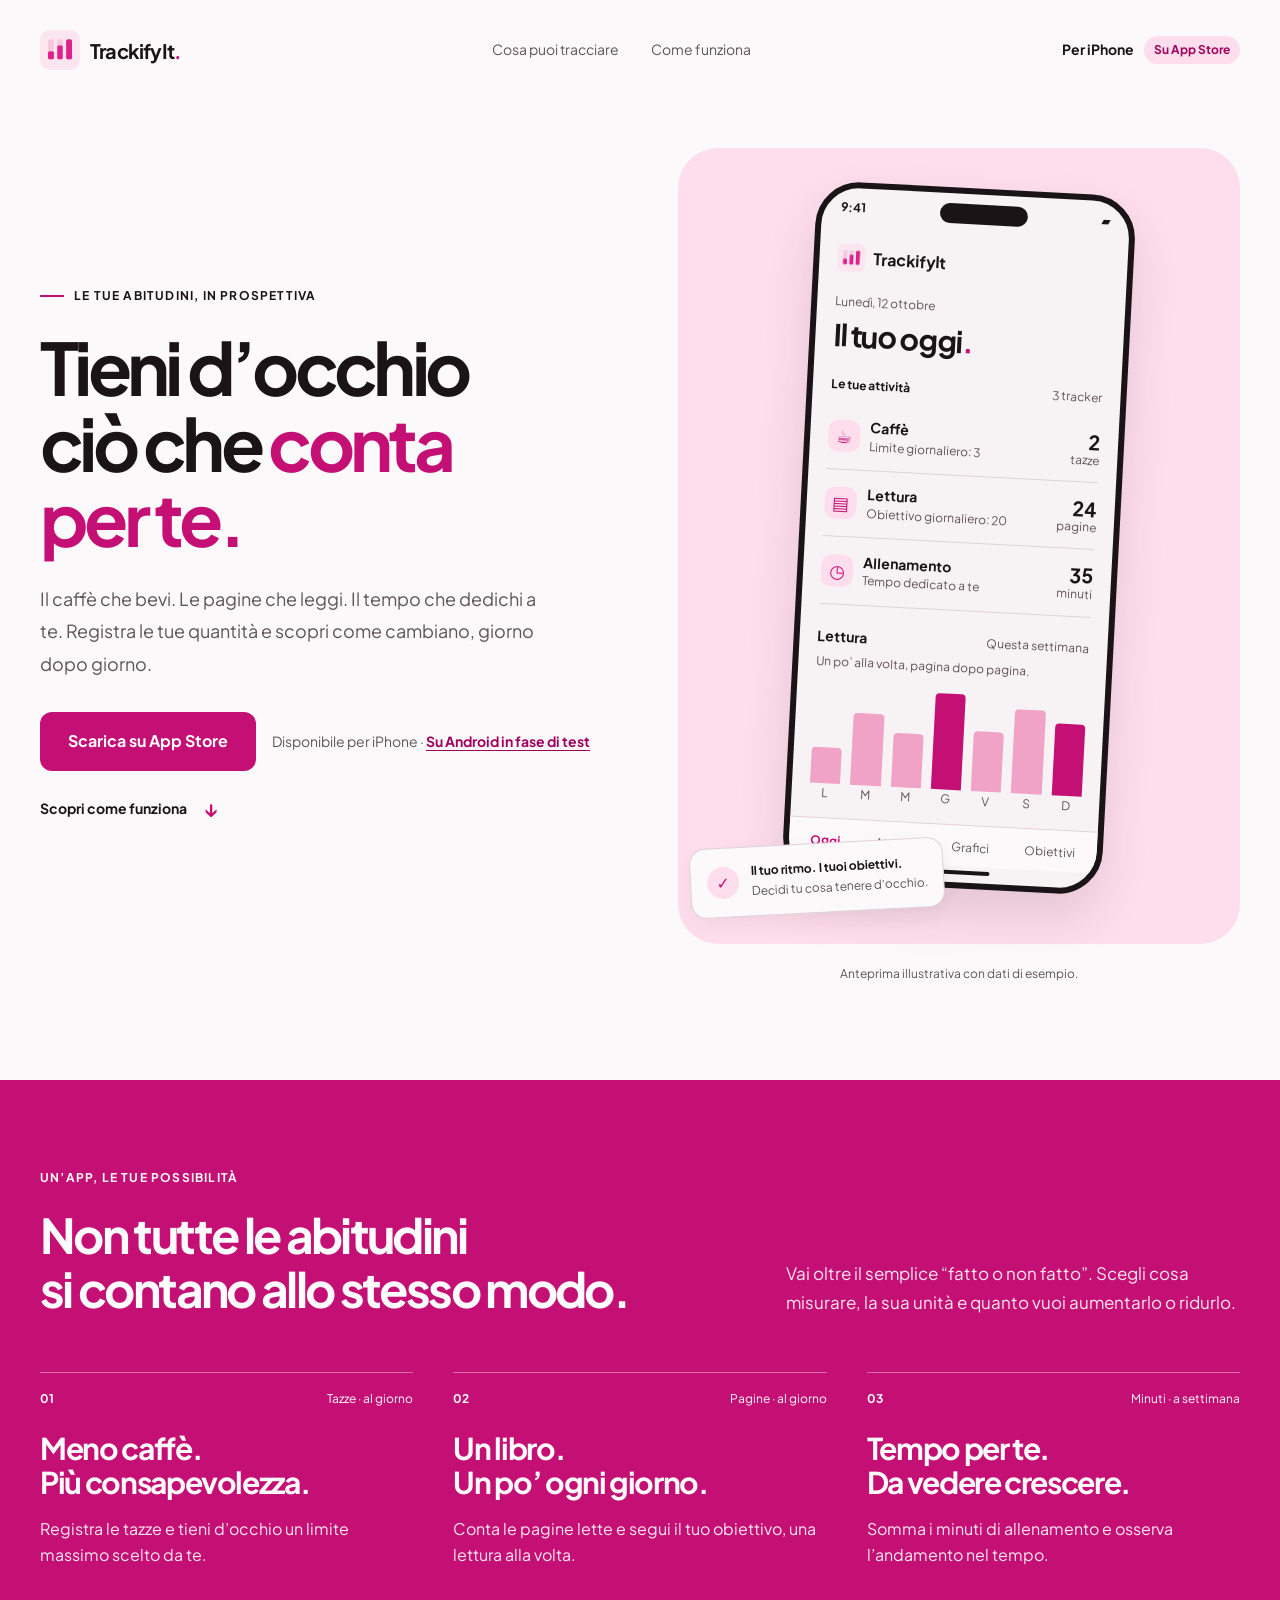
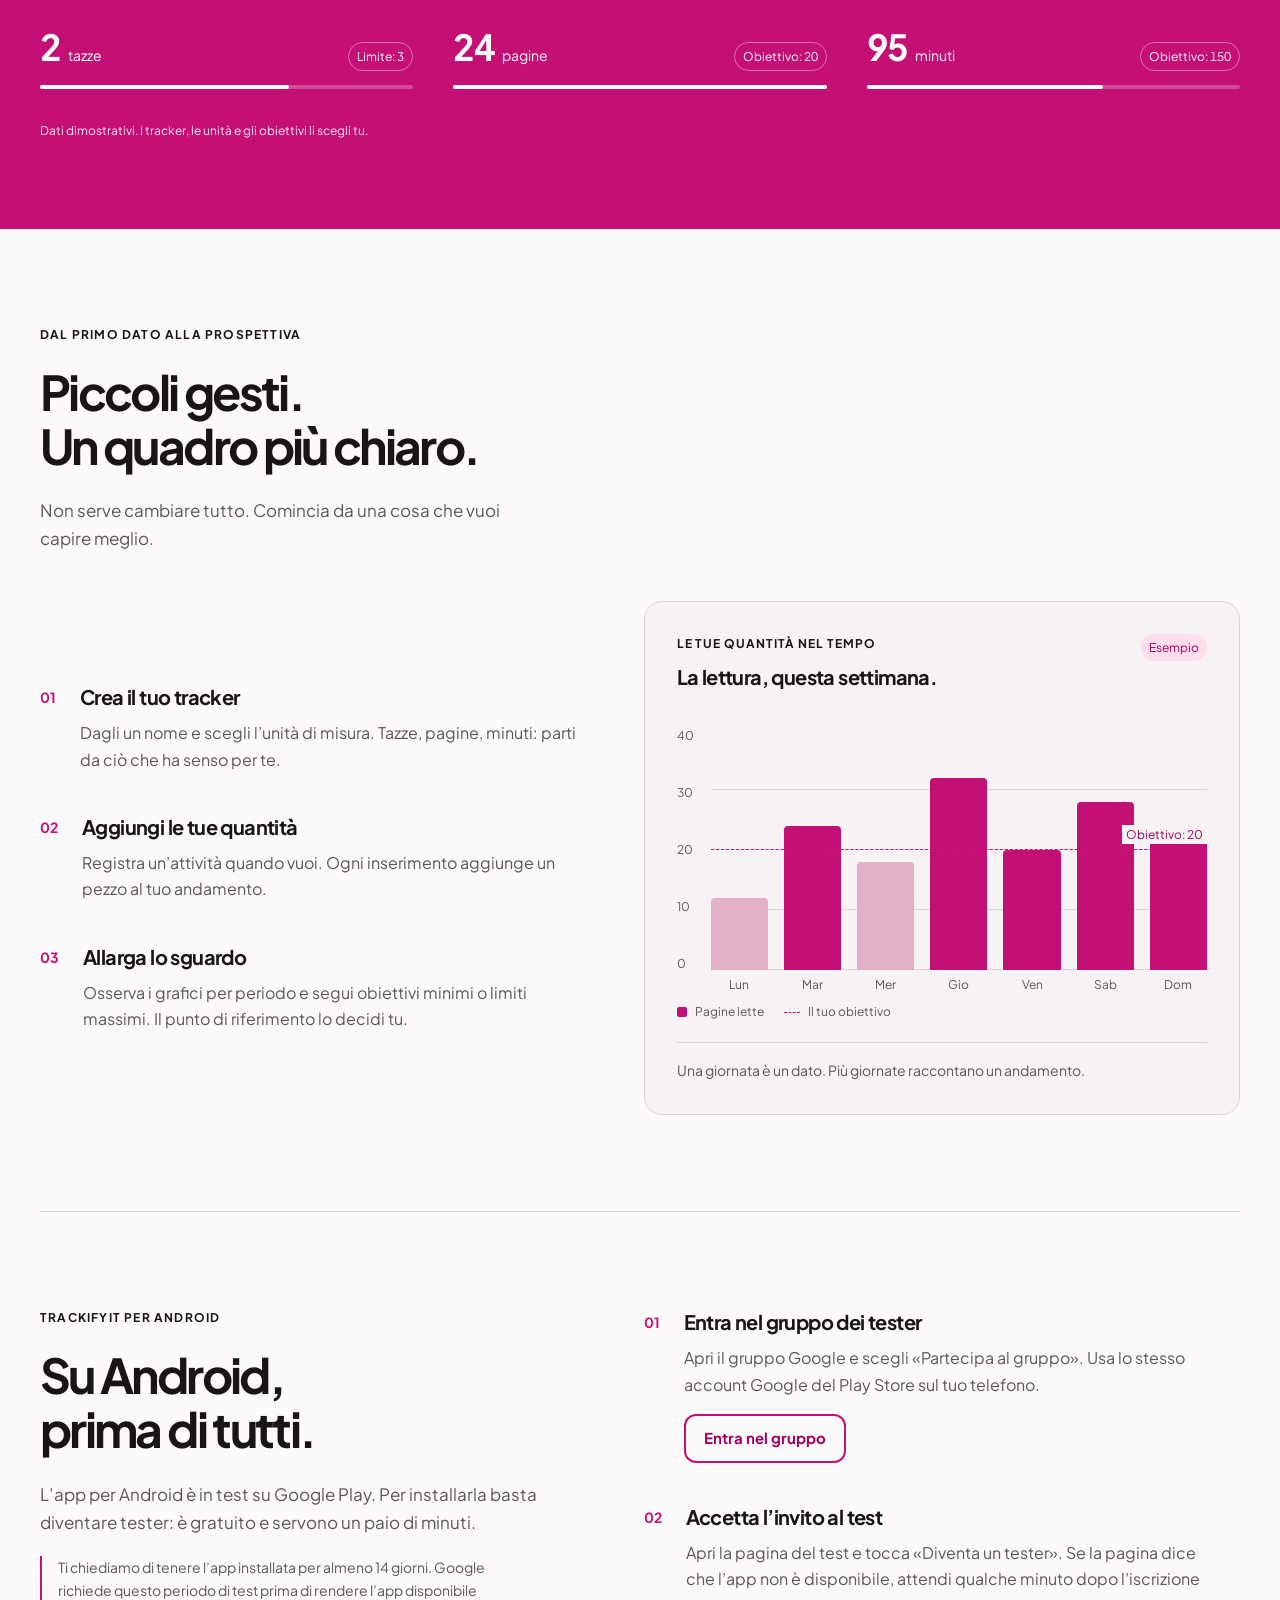
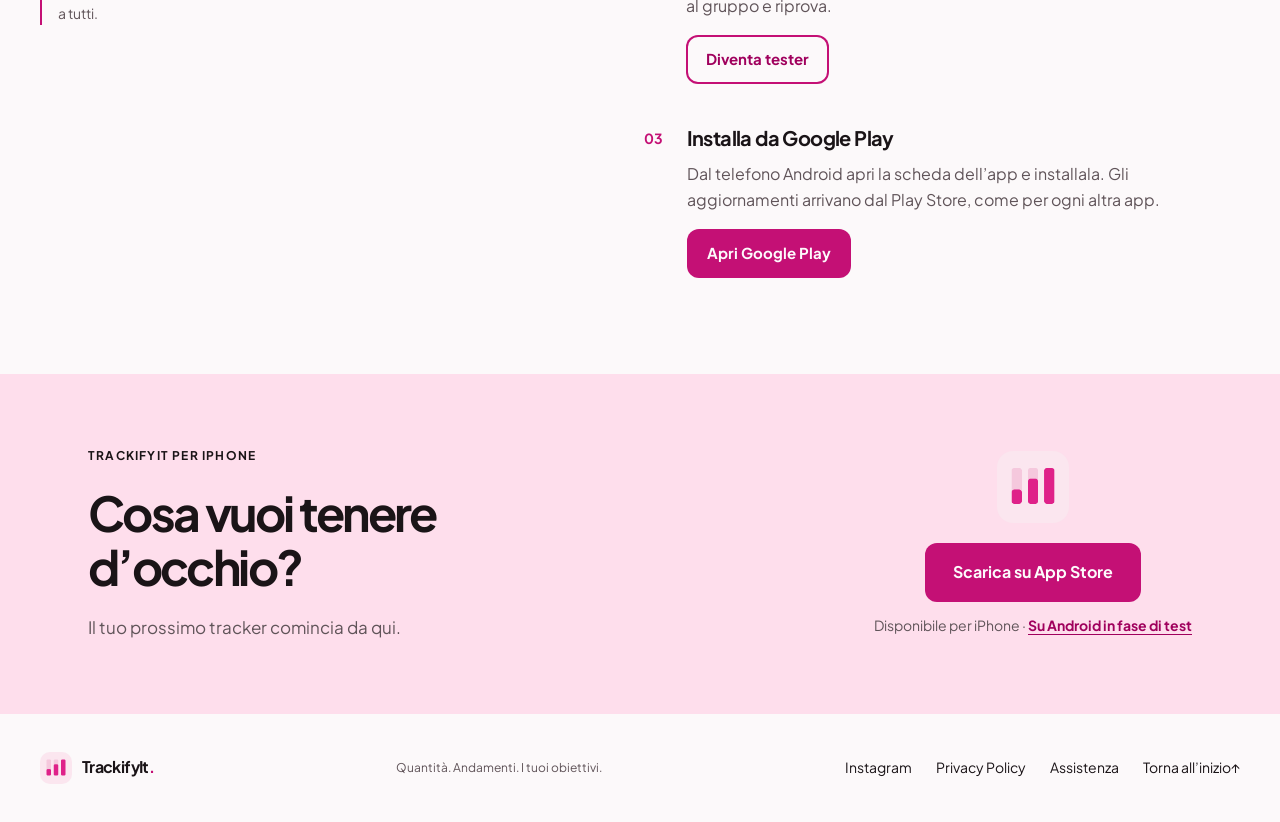
<file: index.html>
<!doctype html>
<html lang="it">
<head>
  <meta charset="utf-8">
  <meta name="viewport" content="width=device-width, initial-scale=1, viewport-fit=cover">
  <meta name="theme-color" content="#C5106B">
  <title>TrackifyIt | Tieni d’occhio ciò che conta per te</title>
  <meta name="description" content="Crea tracker personalizzati, registra le tue quantità e osserva come cambiano nel tempo. Grafici, obiettivi e limiti, con TrackifyIt. Disponibile su App Store per iPhone e in test su Google Play per Android.">
  <link rel="icon" href="assets/favicon.png" type="image/png">
  <link rel="preload" href="assets/jakarta-regular.ttf" as="font" type="font/ttf" crossorigin>
  <link rel="stylesheet" href="styles.css?v=5">
  <link rel="stylesheet" href="documents.css?v=1">
</head>
<body>
  <a class="skip-link" href="#contenuto">Vai al contenuto</a>
  <header class="site-header wrap">
    <a class="brand" href="#inizio" aria-label="TrackifyIt, inizio pagina"><img src="assets/icon.png" width="40" height="40" alt=""><span>TrackifyIt<span class="brand-dot">.</span></span></a>
    <nav aria-label="Navigazione principale"><a href="#cosa-tracciare">Cosa puoi tracciare</a><a href="#come-funziona">Come funziona</a></nav>
    <a class="header-cta" href="https://apps.apple.com/it/app/trackify-it/id6779299581">Per iPhone <span class="store-label">Su App Store</span></a>
  </header>
  <main id="contenuto">
    <section class="hero wrap" id="inizio" aria-labelledby="hero-title">
      <div class="hero-copy">
        <p class="eyebrow"><span class="eyebrow-line" aria-hidden="true"></span>Le tue abitudini, in prospettiva</p>
        <h1 id="hero-title">Tieni d’occhio<br>ciò che <span>conta<br>per te.</span></h1>
        <p class="lead">Il caffè che bevi. Le pagine che leggi. Il tempo che dedichi a te. Registra le tue quantità e scopri come cambiano, giorno dopo giorno.</p>
        <div class="cta-group"><a class="button button-primary iphone-cta" href="https://apps.apple.com/it/app/trackify-it/id6779299581" aria-describedby="hero-availability">Scarica su App Store</a><p id="hero-availability" class="availability">Disponibile per iPhone · <a class="inline-link" href="#android">Su Android in fase di test</a></p></div>
        <a class="text-link" href="#come-funziona">Scopri come funziona <span aria-hidden="true">↓</span></a>
      </div>
      <figure class="app-preview">
        <div class="preview-stage">
          <div class="phone" aria-label="Anteprima dimostrativa della dashboard TrackifyIt">
            <div class="phone-status" aria-hidden="true"><span>9:41</span><span class="camera-cutout"></span><span>▰</span></div>
            <div class="phone-content">
              <div class="app-heading"><img src="assets/icon.png" width="28" height="28" alt=""><span>TrackifyIt</span></div>
              <div class="app-date">Lunedì, 12 ottobre</div>
              <p class="app-title">Il tuo oggi<span>.</span></p>
              <div class="preview-summary"><span>Le tue attività</span><span>3 tracker</span></div>
              <div class="tracker-row"><span class="tracker-symbol" aria-hidden="true">☕</span><div><strong>Caffè</strong><span>Limite giornaliero: 3</span></div><p>2 <span>tazze</span></p></div>
              <div class="tracker-row"><span class="tracker-symbol" aria-hidden="true">▤</span><div><strong>Lettura</strong><span>Obiettivo giornaliero: 20</span></div><p>24 <span>pagine</span></p></div>
              <div class="tracker-row"><span class="tracker-symbol" aria-hidden="true">◷</span><div><strong>Allenamento</strong><span>Tempo dedicato a te</span></div><p>35 <span>minuti</span></p></div>
              <div class="preview-chart">
                <div class="chart-heading"><strong>Lettura</strong><span>Questa settimana</span></div>
                <p class="chart-description">Un po’ alla volta, pagina dopo pagina.</p>
                <div class="bar-chart" role="img" aria-label="Esempio di pagine lette: lunedì 12, martedì 24, mercoledì 18, giovedì 32, venerdì 20, sabato 28, domenica 24.">
                  <div class="bar-column"><span style="--bar-height:37.5%"></span><small>L</small></div><div class="bar-column"><span style="--bar-height:75%"></span><small>M</small></div><div class="bar-column"><span style="--bar-height:56.25%"></span><small>M</small></div><div class="bar-column"><span class="strong-bar" style="--bar-height:100%"></span><small>G</small></div><div class="bar-column"><span style="--bar-height:62.5%"></span><small>V</small></div><div class="bar-column"><span style="--bar-height:87.5%"></span><small>S</small></div><div class="bar-column"><span class="strong-bar" style="--bar-height:75%"></span><small>D</small></div>
                </div>
              </div>
            </div>
            <div class="phone-tabs" aria-hidden="true"><span class="selected">Oggi</span><span>Attività</span><span>Grafici</span><span>Obiettivi</span></div>
            <div class="home-indicator" aria-hidden="true"></div>
          </div>
          <div class="preview-note"><span aria-hidden="true">✓</span><div><strong>Il tuo ritmo. I tuoi obiettivi.</strong><span>Decidi tu cosa tenere d’occhio.</span></div></div>
        </div>
        <figcaption>Anteprima illustrativa con dati di esempio.</figcaption>
      </figure>
    </section>

    <section class="possibilities" id="cosa-tracciare" aria-labelledby="possibilities-title">
      <div class="wrap">
        <div class="section-heading"><p class="eyebrow">Un’app, le tue possibilità</p><h2 id="possibilities-title">Non tutte le abitudini<br>si contano allo stesso modo.</h2><p>Vai oltre il semplice “fatto o non fatto”. Scegli cosa misurare, la sua unità e quanto vuoi aumentarlo o ridurlo.</p></div>
        <div class="examples">
          <article class="example"><div class="example-top"><span class="example-number">01</span><span>Tazze · al giorno</span></div><h3>Meno caffè.<br>Più consapevolezza.</h3><p>Registra le tazze e tieni d’occhio un limite massimo scelto da te.</p><div class="quantity-demo" aria-label="Esempio: 2 tazze, limite 3"><span>2<span class="quantity-unit"> tazze</span></span><span class="goal-label">Limite: 3</span></div><div class="example-progress" aria-hidden="true"><span style="--progress:66.67%"></span></div></article>
          <article class="example"><div class="example-top"><span class="example-number">02</span><span>Pagine · al giorno</span></div><h3>Un libro.<br>Un po’ ogni giorno.</h3><p>Conta le pagine lette e segui il tuo obiettivo, una lettura alla volta.</p><div class="quantity-demo" aria-label="Esempio: 24 pagine, obiettivo 20"><span>24<span class="quantity-unit"> pagine</span></span><span class="goal-label">Obiettivo: 20</span></div><div class="example-progress" aria-hidden="true"><span style="--progress:100%"></span></div></article>
          <article class="example"><div class="example-top"><span class="example-number">03</span><span>Minuti · a settimana</span></div><h3>Tempo per te.<br>Da vedere crescere.</h3><p>Somma i minuti di allenamento e osserva l’andamento nel tempo.</p><div class="quantity-demo" aria-label="Esempio: 95 minuti, obiettivo 150"><span>95<span class="quantity-unit"> minuti</span></span><span class="goal-label">Obiettivo: 150</span></div><div class="example-progress" aria-hidden="true"><span style="--progress:63.33%"></span></div></article>
        </div>
        <p class="examples-caption">Dati dimostrativi. I tracker, le unità e gli obiettivi li scegli tu.</p>
      </div>
    </section>

    <section class="how wrap" id="come-funziona" aria-labelledby="how-title">
      <div class="how-intro"><p class="eyebrow">Dal primo dato alla prospettiva</p><h2 id="how-title">Piccoli gesti.<br>Un quadro più chiaro.</h2><p class="section-lead">Non serve cambiare tutto. Comincia da una cosa che vuoi capire meglio.</p></div>
      <div class="how-grid">
        <ol class="steps">
          <li><span class="step-number" aria-hidden="true">01</span><div><h3>Crea il tuo tracker</h3><p>Dagli un nome e scegli l’unità di misura. Tazze, pagine, minuti: parti da ciò che ha senso per te.</p></div></li>
          <li><span class="step-number" aria-hidden="true">02</span><div><h3>Aggiungi le tue quantità</h3><p>Registra un’attività quando vuoi. Ogni inserimento aggiunge un pezzo al tuo andamento.</p></div></li>
          <li><span class="step-number" aria-hidden="true">03</span><div><h3>Allarga lo sguardo</h3><p>Osserva i grafici per periodo e segui obiettivi minimi o limiti massimi. Il punto di riferimento lo decidi tu.</p></div></li>
        </ol>
        <figure class="insight">
          <div class="insight-heading"><div><p class="eyebrow">Le tue quantità nel tempo</p><h3>La lettura, questa settimana.</h3></div><span class="example-tag">Esempio</span></div>
          <div class="insight-chart" role="img" aria-label="Esempio settimanale: pagine lette 12, 24, 18, 32, 20, 28 e 24. Obiettivo minimo 20 pagine al giorno.">
            <div class="chart-axis" aria-hidden="true"><span>40</span><span>30</span><span>20</span><span>10</span><span>0</span></div>
            <div class="chart-plot" aria-hidden="true"><div class="goal-line"><span>Obiettivo: 20</span></div><div class="insight-bars"><div><span style="--bar-height:30%"></span><small>Lun</small></div><div><span class="reached" style="--bar-height:60%"></span><small>Mar</small></div><div><span style="--bar-height:45%"></span><small>Mer</small></div><div><span class="reached" style="--bar-height:80%"></span><small>Gio</small></div><div><span class="reached" style="--bar-height:50%"></span><small>Ven</small></div><div><span class="reached" style="--bar-height:70%"></span><small>Sab</small></div><div><span class="reached" style="--bar-height:60%"></span><small>Dom</small></div></div></div>
          </div>
          <figcaption><span class="legend-marker" aria-hidden="true"></span>Pagine lette <span class="legend-line" aria-hidden="true"></span>Il tuo obiettivo</figcaption>
          <p class="insight-footnote">Una giornata è un dato. Più giornate raccontano un andamento.</p>
        </figure>
      </div>
    </section>

    <section class="android wrap" id="android" aria-labelledby="android-title">
      <div class="android-intro"><p class="eyebrow">TrackifyIt per Android</p><h2 id="android-title">Su Android,<br>prima di tutti.</h2><p class="section-lead">L’app per Android è in test su Google Play. Per installarla basta diventare tester: è gratuito e servono un paio di minuti.</p><p class="android-note">Ti chiediamo di tenere l’app installata per almeno 14 giorni. Google richiede questo periodo di test prima di rendere l’app disponibile a tutti.</p></div>
      <ol class="steps android-steps">
        <li><span class="step-number" aria-hidden="true">01</span><div><h3>Entra nel gruppo dei tester</h3><p>Apri il gruppo Google e scegli «Partecipa al gruppo». Usa lo stesso account Google del Play Store sul tuo telefono.</p><a class="button button-secondary" href="https://groups.google.com/g/trackifyit-tester" target="_blank" rel="noopener noreferrer">Entra nel gruppo<span class="visually-hidden"> (si apre in una nuova scheda)</span></a></div></li>
        <li><span class="step-number" aria-hidden="true">02</span><div><h3>Accetta l’invito al test</h3><p>Apri la pagina del test e tocca «Diventa un tester». Se la pagina dice che l’app non è disponibile, attendi qualche minuto dopo l’iscrizione al gruppo e riprova.</p><a class="button button-secondary" href="https://play.google.com/apps/testing/dev.sbalzer.trackifyit" target="_blank" rel="noopener noreferrer">Diventa tester<span class="visually-hidden"> (si apre in una nuova scheda)</span></a></div></li>
        <li><span class="step-number" aria-hidden="true">03</span><div><h3>Installa da Google Play</h3><p>Dal telefono Android apri la scheda dell’app e installala. Gli aggiornamenti arrivano dal Play Store, come per ogni altra app.</p><a class="button button-primary" href="https://play.google.com/store/apps/details?id=dev.sbalzer.trackifyit" target="_blank" rel="noopener noreferrer">Apri Google Play<span class="visually-hidden"> (si apre in una nuova scheda)</span></a></div></li>
      </ol>
    </section>

    <section class="closing" id="iphone" aria-labelledby="closing-title"><div class="wrap closing-inner"><div><p class="eyebrow">TrackifyIt per iPhone</p><h2 id="closing-title">Cosa vuoi tenere<br>d’occhio?</h2><p>Il tuo prossimo tracker comincia da qui.</p></div><div class="closing-action"><img src="assets/icon.png" width="72" height="72" alt="" loading="lazy"><a class="button button-primary iphone-cta" href="https://apps.apple.com/it/app/trackify-it/id6779299581" aria-describedby="closing-availability">Scarica su App Store</a><p class="availability" id="closing-availability">Disponibile per iPhone · <a class="inline-link" href="#android">Su Android in fase di test</a></p></div></div></section>
  </main>
  <footer class="site-footer wrap"><a class="brand" href="#inizio"><img src="assets/icon.png" width="32" height="32" alt=""><span>TrackifyIt<span class="brand-dot">.</span></span></a><p>Quantità. Andamenti. I tuoi obiettivi.</p><div class="footer-links"><a href="https://www.instagram.com/trackifyit/" target="_blank" rel="noopener noreferrer" aria-label="TrackifyIt su Instagram (si apre in una nuova scheda)">Instagram</a><a href="privacy.html">Privacy Policy</a><a href="support.html">Assistenza</a><a href="#inizio">Torna all’inizio <span aria-hidden="true">↑</span></a></div></footer>
</body>
</html>
</file>
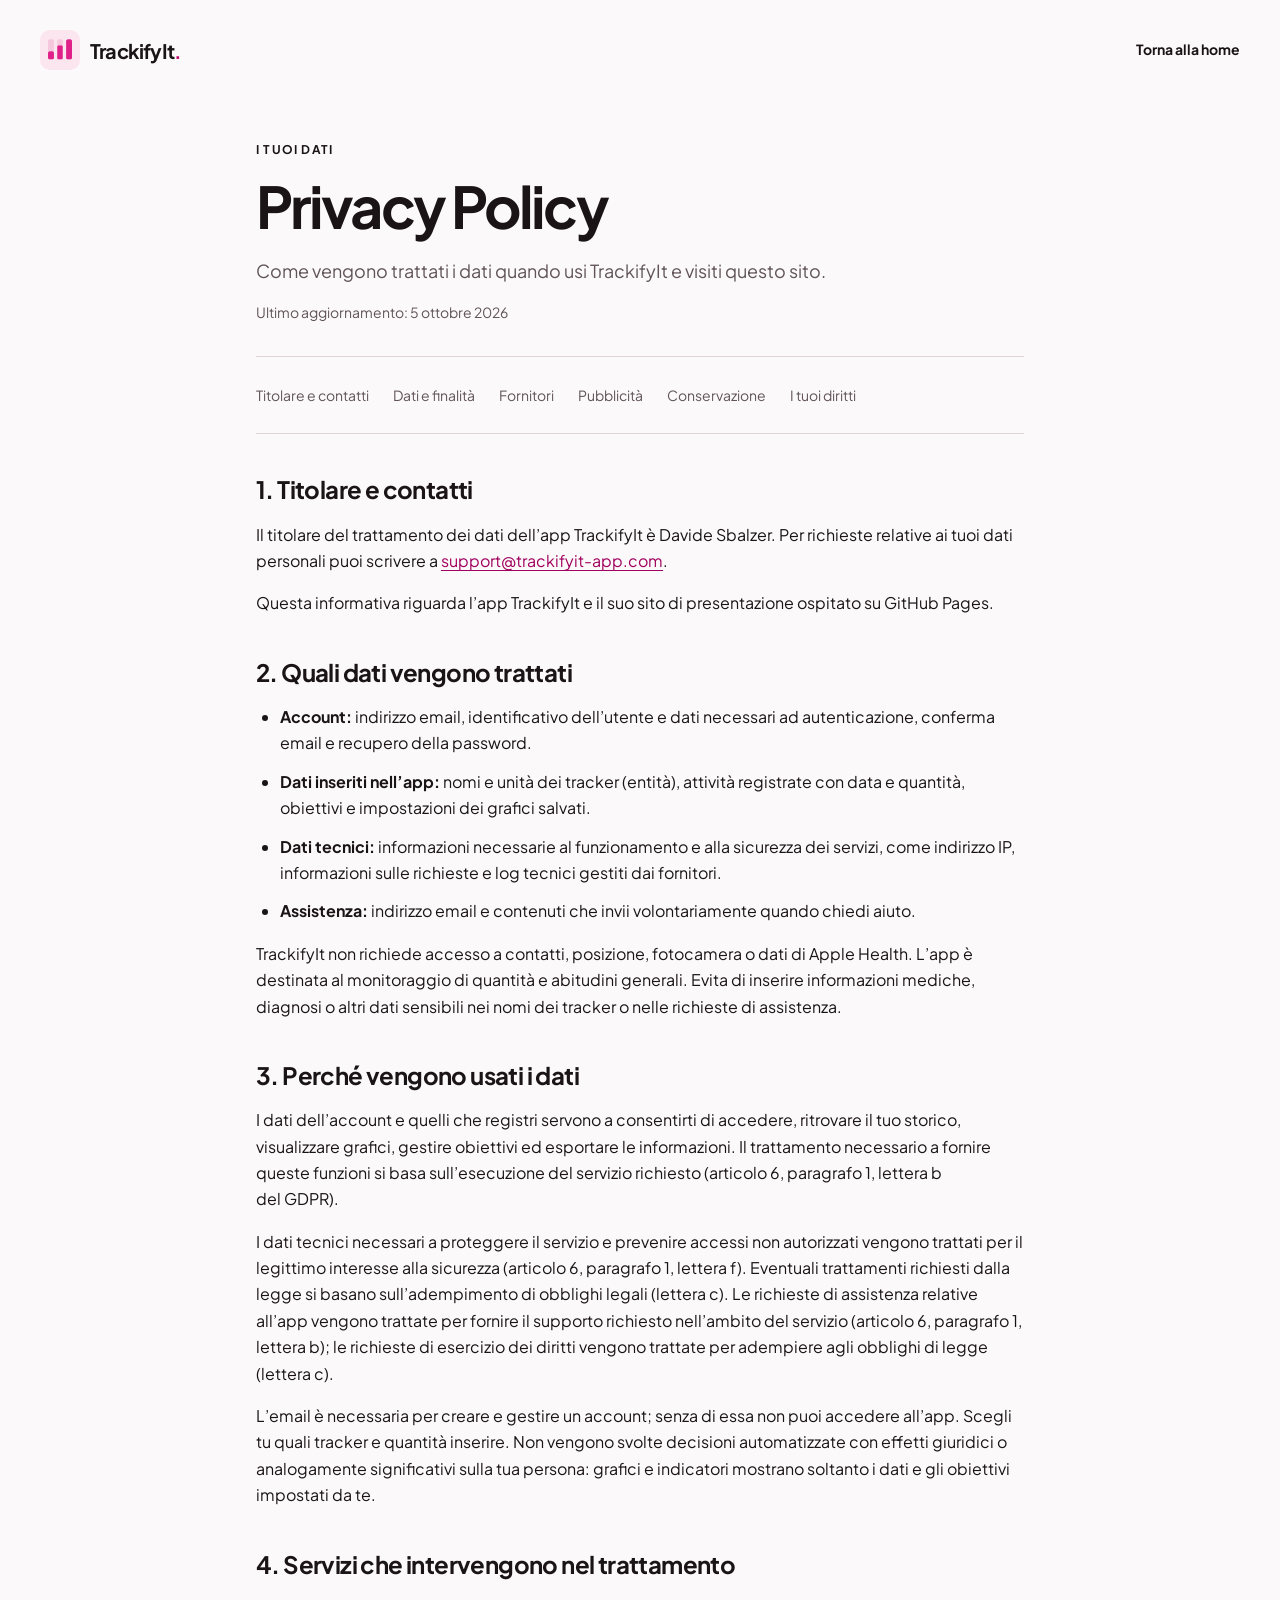
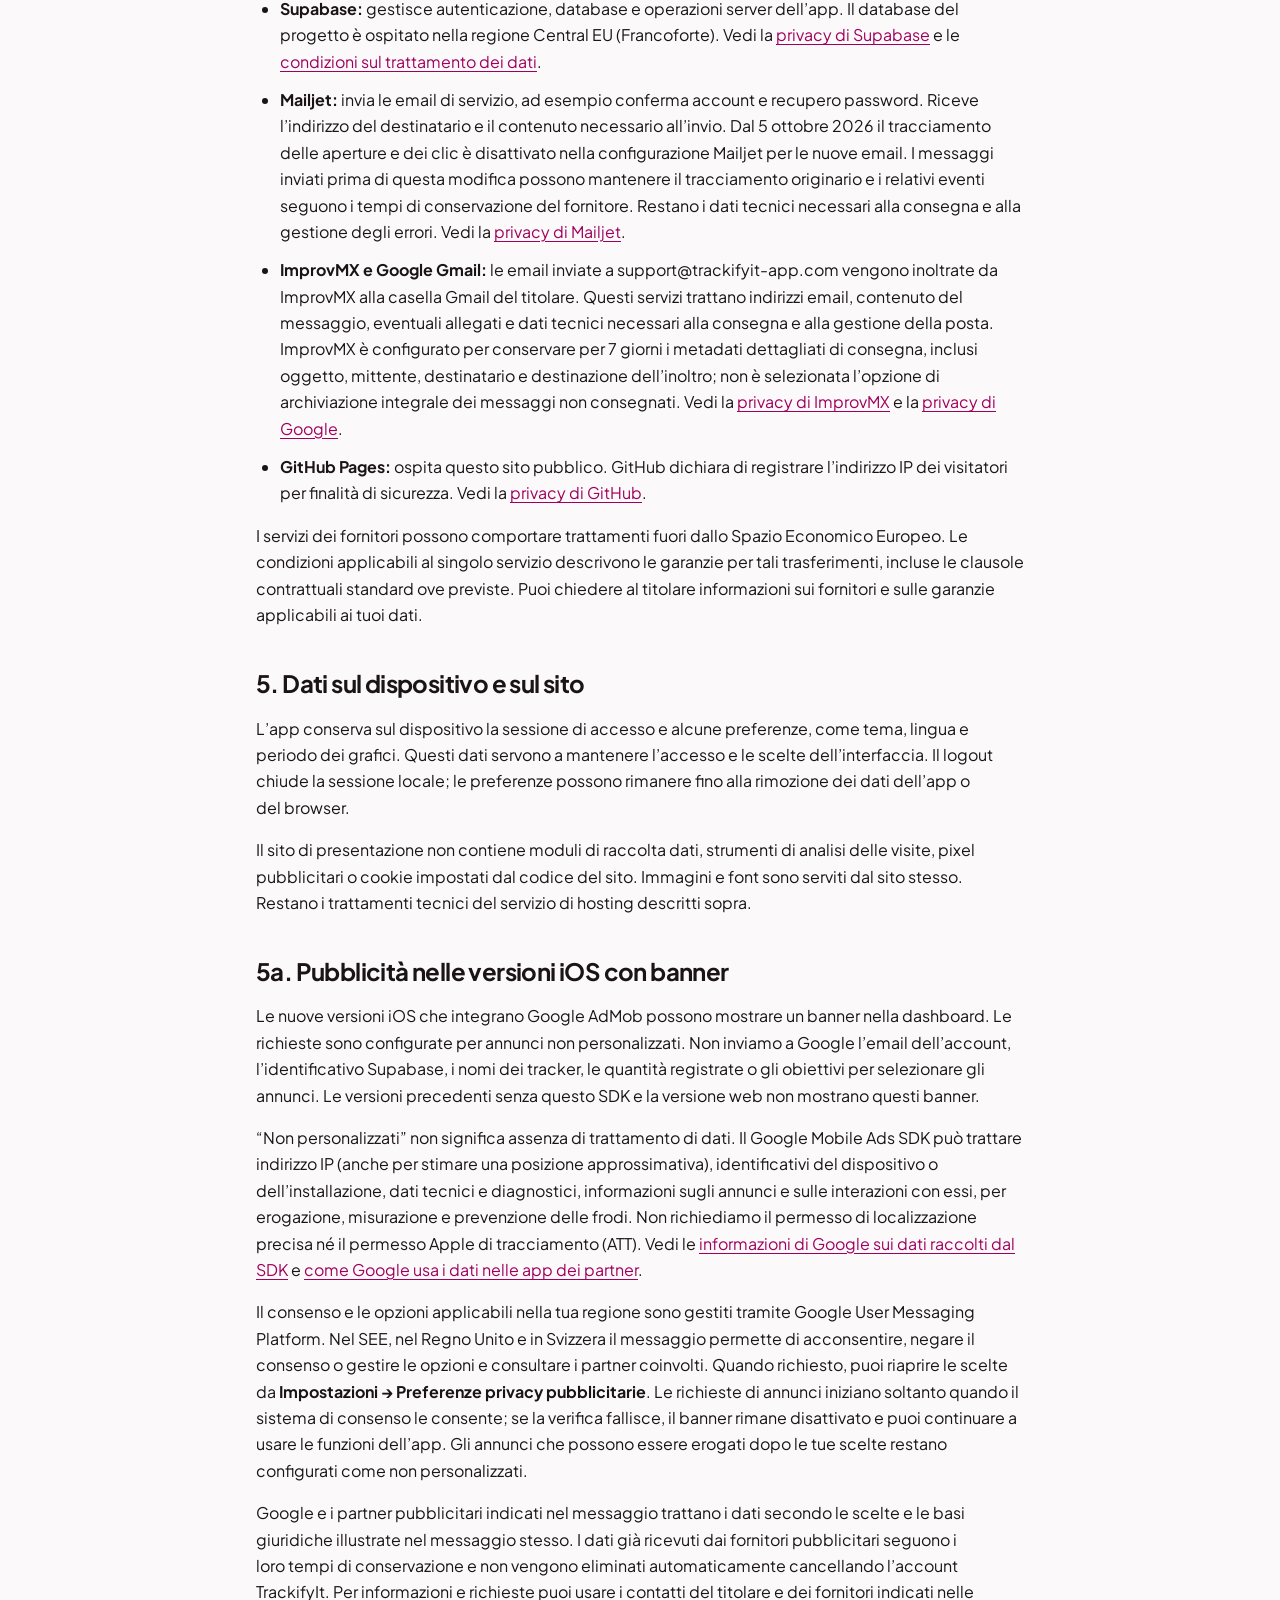
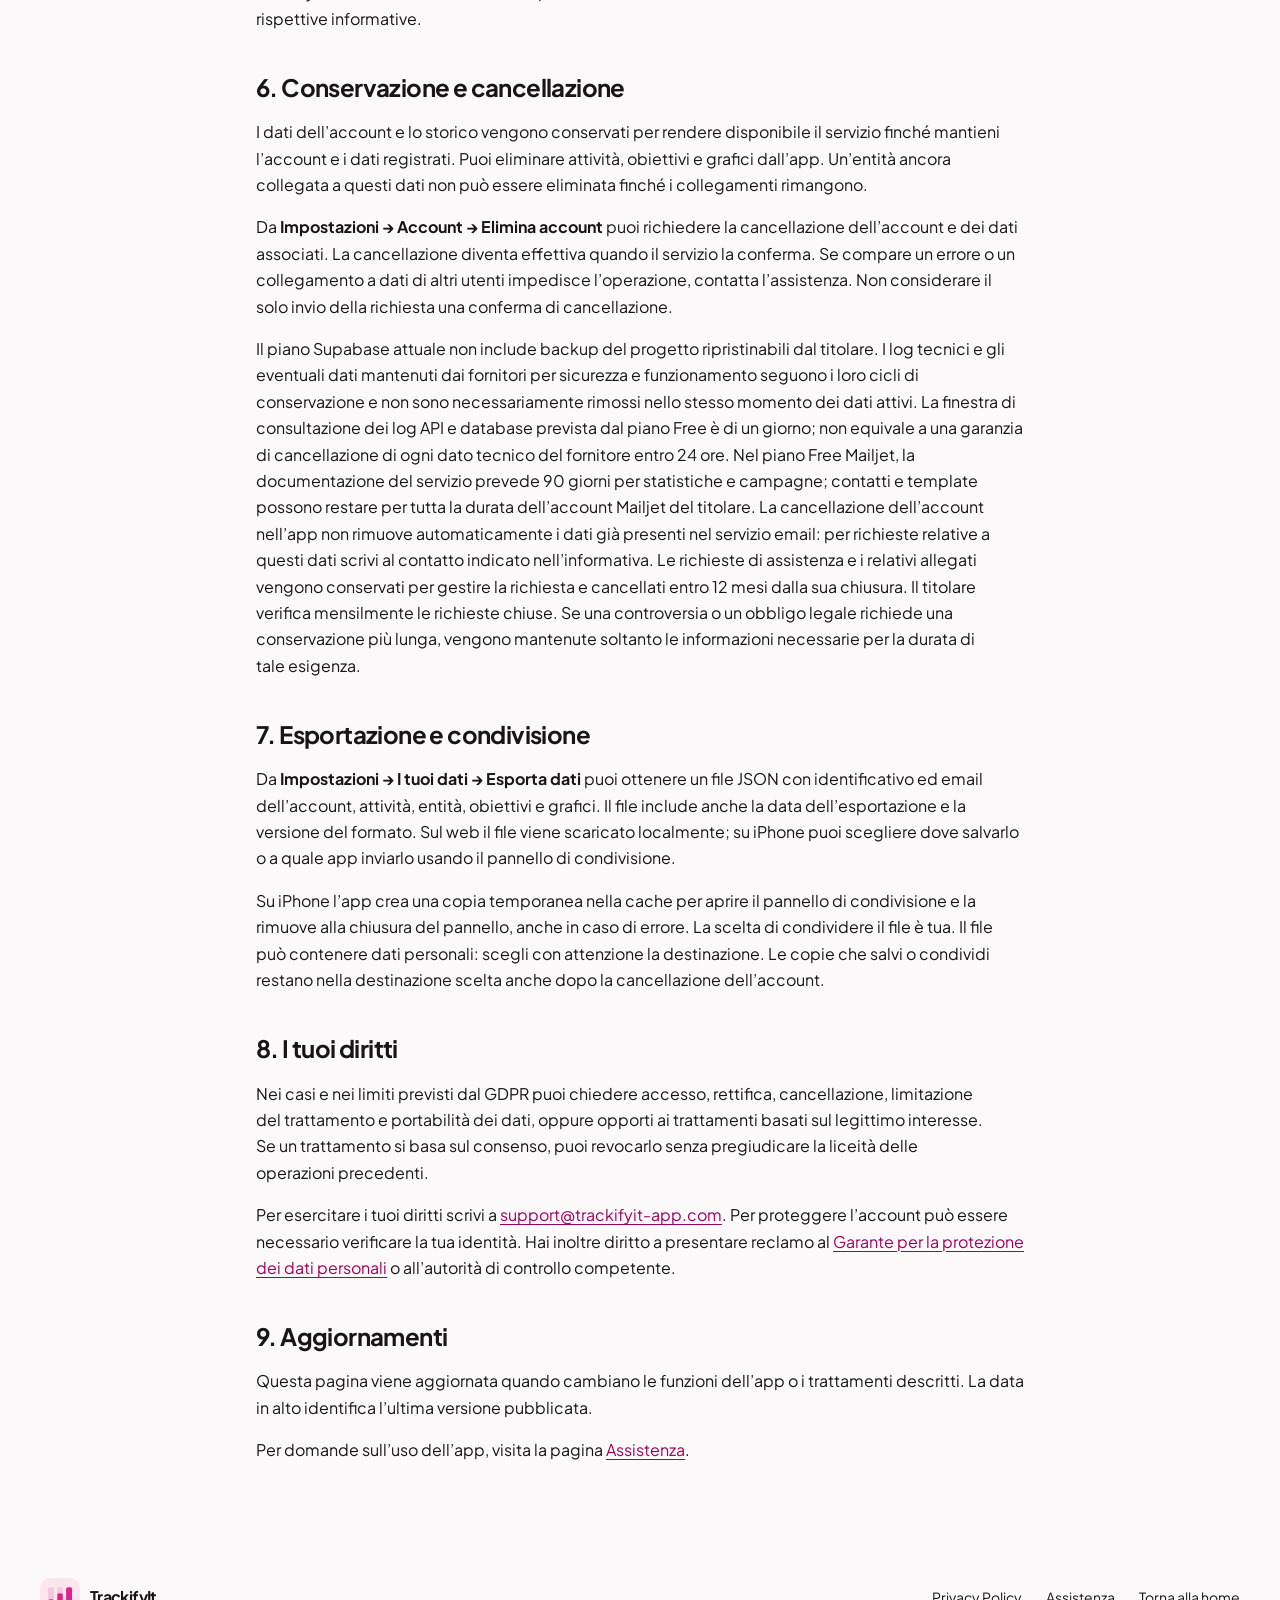
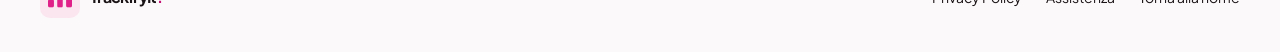
<file: privacy.html>
<!doctype html>
<html lang="it">
<head>
  <meta charset="utf-8">
  <meta name="viewport" content="width=device-width, initial-scale=1, viewport-fit=cover">
  <meta name="theme-color" content="#C5106B">
  <title>Privacy Policy | TrackifyIt</title>
  <meta name="robots" content="noindex, nofollow">
  <meta name="description" content="Informativa sul trattamento dei dati nell’app TrackifyIt e nel sito di presentazione.">
  <link rel="icon" href="assets/favicon.png" type="image/png">
  <link rel="stylesheet" href="styles.css?v=3">
  <link rel="stylesheet" href="documents.css?v=1">
</head>
<body>
  <a class="skip-link" href="#contenuto">Vai al contenuto</a>
  <header class="site-header wrap"><a class="brand" href="index.html" aria-label="TrackifyIt, pagina iniziale"><img src="assets/icon.png" width="40" height="40" alt=""><span>TrackifyIt<span class="brand-dot">.</span></span></a><a class="header-cta" href="index.html">Torna alla home</a></header>
  <main class="document wrap" id="contenuto">
  <header class="document-header"><p class="eyebrow">I tuoi dati</p><h1>Privacy Policy</h1>
    <p class="document-lead">Come vengono trattati i dati quando usi TrackifyIt e visiti questo sito.</p>
    <p class="document-meta">Ultimo aggiornamento: 5 ottobre 2026</p></header>
  <nav class="document-index" aria-label="Indice dell’informativa"><a href="#titolare">Titolare e contatti</a><a href="#dati">Dati e finalità</a><a href="#fornitori">Fornitori</a><a href="#pubblicita">Pubblicità</a><a href="#conservazione">Conservazione</a><a href="#diritti">I tuoi diritti</a></nav>
  <section id="titolare"><h2>1. Titolare e contatti</h2><p>Il titolare del trattamento dei dati dell’app TrackifyIt è Davide Sbalzer. Per richieste relative ai tuoi dati personali puoi scrivere a <a href="mailto:support@trackifyit-app.com">support@trackifyit-app.com</a>.</p>
    <p>Questa informativa riguarda l’app TrackifyIt e il suo sito di presentazione ospitato su GitHub Pages.</p></section>
  <section id="dati"><h2>2. Quali dati vengono trattati</h2><ul>
    <li><strong>Account:</strong> indirizzo email, identificativo dell’utente e dati necessari ad autenticazione, conferma email e recupero della password.</li>
    <li><strong>Dati inseriti nell’app:</strong> nomi e unità dei tracker (entità), attività registrate con data e quantità, obiettivi e impostazioni dei grafici salvati.</li>
    <li><strong>Dati tecnici:</strong> informazioni necessarie al funzionamento e alla sicurezza dei servizi, come indirizzo IP, informazioni sulle richieste e log tecnici gestiti dai fornitori.</li>
    <li><strong>Assistenza:</strong> indirizzo email e contenuti che invii volontariamente quando chiedi aiuto.</li>
  </ul><p>TrackifyIt non richiede accesso a contatti, posizione, fotocamera o dati di Apple Health. L’app è destinata al monitoraggio di quantità e abitudini generali. Evita di inserire informazioni mediche, diagnosi o altri dati sensibili nei nomi dei tracker o nelle richieste di assistenza.</p></section>
  <section><h2>3. Perché vengono usati i dati</h2><p>I dati dell’account e quelli che registri servono a consentirti di accedere, ritrovare il tuo storico, visualizzare grafici, gestire obiettivi ed esportare le informazioni. Il trattamento necessario a fornire queste funzioni si basa sull’esecuzione del servizio richiesto (articolo 6, paragrafo 1, lettera b del GDPR).</p>
    <p>I dati tecnici necessari a proteggere il servizio e prevenire accessi non autorizzati vengono trattati per il legittimo interesse alla sicurezza (articolo 6, paragrafo 1, lettera f). Eventuali trattamenti richiesti dalla legge si basano sull’adempimento di obblighi legali (lettera c). Le richieste di assistenza relative all’app vengono trattate per fornire il supporto richiesto nell’ambito del servizio (articolo 6, paragrafo 1, lettera b); le richieste di esercizio dei diritti vengono trattate per adempiere agli obblighi di legge (lettera c).</p>
    <p>L’email è necessaria per creare e gestire un account; senza di essa non puoi accedere all’app. Scegli tu quali tracker e quantità inserire. Non vengono svolte decisioni automatizzate con effetti giuridici o analogamente significativi sulla tua persona: grafici e indicatori mostrano soltanto i dati e gli obiettivi impostati da te.</p></section>
  <section id="fornitori"><h2>4. Servizi che intervengono nel trattamento</h2><ul>
    <li><strong>Supabase:</strong> gestisce autenticazione, database e operazioni server dell’app. Il database del progetto è ospitato nella regione Central EU (Francoforte). Vedi la <a href="https://supabase.com/privacy">privacy di Supabase</a> e le <a href="https://supabase.com/legal/customer-resources/data-processing-addendum">condizioni sul trattamento dei dati</a>.</li>
    <li><strong>Mailjet:</strong> invia le email di servizio, ad esempio conferma account e recupero password. Riceve l’indirizzo del destinatario e il contenuto necessario all’invio. Dal 5 ottobre 2026 il tracciamento delle aperture e dei clic è disattivato nella configurazione Mailjet per le nuove email. I messaggi inviati prima di questa modifica possono mantenere il tracciamento originario e i relativi eventi seguono i tempi di conservazione del fornitore. Restano i dati tecnici necessari alla consegna e alla gestione degli errori. Vedi la <a href="https://www.mailjet.com/legal/privacy-policy/">privacy di Mailjet</a>.</li>
    <li><strong>ImprovMX e Google Gmail:</strong> le email inviate a support@trackifyit-app.com vengono inoltrate da ImprovMX alla casella Gmail del titolare. Questi servizi trattano indirizzi email, contenuto del messaggio, eventuali allegati e dati tecnici necessari alla consegna e alla gestione della posta. ImprovMX è configurato per conservare per 7 giorni i metadati dettagliati di consegna, inclusi oggetto, mittente, destinatario e destinazione dell’inoltro; non è selezionata l’opzione di archiviazione integrale dei messaggi non consegnati. Vedi la <a href="https://improvmx.com/transparency/privacy-policy/">privacy di ImprovMX</a> e la <a href="https://policies.google.com/privacy">privacy di Google</a>.</li>
    <li><strong>GitHub Pages:</strong> ospita questo sito pubblico. GitHub dichiara di registrare l’indirizzo IP dei visitatori per finalità di sicurezza. Vedi la <a href="https://docs.github.com/en/site-policy/privacy-policies/github-general-privacy-statement">privacy di GitHub</a>.</li>
  </ul><p>I servizi dei fornitori possono comportare trattamenti fuori dallo Spazio Economico Europeo. Le condizioni applicabili al singolo servizio descrivono le garanzie per tali trasferimenti, incluse le clausole contrattuali standard ove previste. Puoi chiedere al titolare informazioni sui fornitori e sulle garanzie applicabili ai tuoi dati.</p></section>
  <section><h2>5. Dati sul dispositivo e sul sito</h2><p>L’app conserva sul dispositivo la sessione di accesso e alcune preferenze, come tema, lingua e periodo dei grafici. Questi dati servono a mantenere l’accesso e le scelte dell’interfaccia. Il logout chiude la sessione locale; le preferenze possono rimanere fino alla rimozione dei dati dell’app o del browser.</p>
    <p>Il sito di presentazione non contiene moduli di raccolta dati, strumenti di analisi delle visite, pixel pubblicitari o cookie impostati dal codice del sito. Immagini e font sono serviti dal sito stesso. Restano i trattamenti tecnici del servizio di hosting descritti sopra.</p></section>
  <section id="pubblicita"><h2>5a. Pubblicità nelle versioni iOS con banner</h2>
    <p>Le nuove versioni iOS che integrano Google AdMob possono mostrare un banner nella dashboard. Le richieste sono configurate per annunci non personalizzati. Non inviamo a Google l’email dell’account, l’identificativo Supabase, i nomi dei tracker, le quantità registrate o gli obiettivi per selezionare gli annunci. Le versioni precedenti senza questo SDK e la versione web non mostrano questi banner.</p>
    <p>“Non personalizzati” non significa assenza di trattamento di dati. Il Google Mobile Ads SDK può trattare indirizzo IP (anche per stimare una posizione approssimativa), identificativi del dispositivo o dell’installazione, dati tecnici e diagnostici, informazioni sugli annunci e sulle interazioni con essi, per erogazione, misurazione e prevenzione delle frodi. Non richiediamo il permesso di localizzazione precisa né il permesso Apple di tracciamento (ATT). Vedi le <a href="https://developers.google.com/admob/ios/privacy/data-disclosure">informazioni di Google sui dati raccolti dal SDK</a> e <a href="https://policies.google.com/technologies/partner-sites">come Google usa i dati nelle app dei partner</a>.</p>
    <p>Il consenso e le opzioni applicabili nella tua regione sono gestiti tramite Google User Messaging Platform. Nel SEE, nel Regno Unito e in Svizzera il messaggio permette di acconsentire, negare il consenso o gestire le opzioni e consultare i partner coinvolti. Quando richiesto, puoi riaprire le scelte da <strong>Impostazioni → Preferenze privacy pubblicitarie</strong>. Le richieste di annunci iniziano soltanto quando il sistema di consenso le consente; se la verifica fallisce, il banner rimane disattivato e puoi continuare a usare le funzioni dell’app. Gli annunci che possono essere erogati dopo le tue scelte restano configurati come non personalizzati.</p>
    <p>Google e i partner pubblicitari indicati nel messaggio trattano i dati secondo le scelte e le basi giuridiche illustrate nel messaggio stesso. I dati già ricevuti dai fornitori pubblicitari seguono i loro tempi di conservazione e non vengono eliminati automaticamente cancellando l’account TrackifyIt. Per informazioni e richieste puoi usare i contatti del titolare e dei fornitori indicati nelle rispettive informative.</p>
  </section>
  <section id="conservazione"><h2>6. Conservazione e cancellazione</h2><p>I dati dell’account e lo storico vengono conservati per rendere disponibile il servizio finché mantieni l’account e i dati registrati. Puoi eliminare attività, obiettivi e grafici dall’app. Un’entità ancora collegata a questi dati non può essere eliminata finché i collegamenti rimangono.</p>
    <p>Da <strong>Impostazioni → Account → Elimina account</strong> puoi richiedere la cancellazione dell’account e dei dati associati. La cancellazione diventa effettiva quando il servizio la conferma. Se compare un errore o un collegamento a dati di altri utenti impedisce l’operazione, contatta l’assistenza. Non considerare il solo invio della richiesta una conferma di cancellazione.</p>
    <p>Il piano Supabase attuale non include backup del progetto ripristinabili dal titolare. I log tecnici e gli eventuali dati mantenuti dai fornitori per sicurezza e funzionamento seguono i loro cicli di conservazione e non sono necessariamente rimossi nello stesso momento dei dati attivi. La finestra di consultazione dei log API e database prevista dal piano Free è di un giorno; non equivale a una garanzia di cancellazione di ogni dato tecnico del fornitore entro 24 ore. Nel piano Free Mailjet, la documentazione del servizio prevede 90 giorni per statistiche e campagne; contatti e template possono restare per tutta la durata dell’account Mailjet del titolare. La cancellazione dell’account nell’app non rimuove automaticamente i dati già presenti nel servizio email: per richieste relative a questi dati scrivi al contatto indicato nell’informativa. Le richieste di assistenza e i relativi allegati vengono conservati per gestire la richiesta e cancellati entro 12 mesi dalla sua chiusura. Il titolare verifica mensilmente le richieste chiuse. Se una controversia o un obbligo legale richiede una conservazione più lunga, vengono mantenute soltanto le informazioni necessarie per la durata di tale esigenza.</p></section>
  <section><h2>7. Esportazione e condivisione</h2><p>Da <strong>Impostazioni → I tuoi dati → Esporta dati</strong> puoi ottenere un file JSON con identificativo ed email dell’account, attività, entità, obiettivi e grafici. Il file include anche la data dell’esportazione e la versione del formato. Sul web il file viene scaricato localmente; su iPhone puoi scegliere dove salvarlo o a quale app inviarlo usando il pannello di condivisione.</p>
    <p>Su iPhone l’app crea una copia temporanea nella cache per aprire il pannello di condivisione e la rimuove alla chiusura del pannello, anche in caso di errore. La scelta di condividere il file è tua. Il file può contenere dati personali: scegli con attenzione la destinazione. Le copie che salvi o condividi restano nella destinazione scelta anche dopo la cancellazione dell’account.</p></section>
  <section id="diritti"><h2>8. I tuoi diritti</h2><p>Nei casi e nei limiti previsti dal GDPR puoi chiedere accesso, rettifica, cancellazione, limitazione del trattamento e portabilità dei dati, oppure opporti ai trattamenti basati sul legittimo interesse. Se un trattamento si basa sul consenso, puoi revocarlo senza pregiudicare la liceità delle operazioni precedenti.</p>
    <p>Per esercitare i tuoi diritti scrivi a <a href="mailto:support@trackifyit-app.com">support@trackifyit-app.com</a>. Per proteggere l’account può essere necessario verificare la tua identità. Hai inoltre diritto a presentare reclamo al <a href="https://www.garanteprivacy.it/">Garante per la protezione dei dati personali</a> o all’autorità di controllo competente.</p></section>
  <section><h2>9. Aggiornamenti</h2><p>Questa pagina viene aggiornata quando cambiano le funzioni dell’app o i trattamenti descritti. La data in alto identifica l’ultima versione pubblicata.</p><p>Per domande sull’uso dell’app, visita la pagina <a href="support.html">Assistenza</a>.</p></section>
</main>
  <footer class="site-footer wrap"><a class="brand" href="index.html" aria-label="TrackifyIt, pagina iniziale"><img src="assets/icon.png" width="40" height="40" alt=""><span>TrackifyIt<span class="brand-dot">.</span></span></a><div class="footer-links"><a href="privacy.html">Privacy Policy</a><a href="support.html">Assistenza</a><a href="index.html">Torna alla home</a></div></footer>
</body>
</html>
</file>
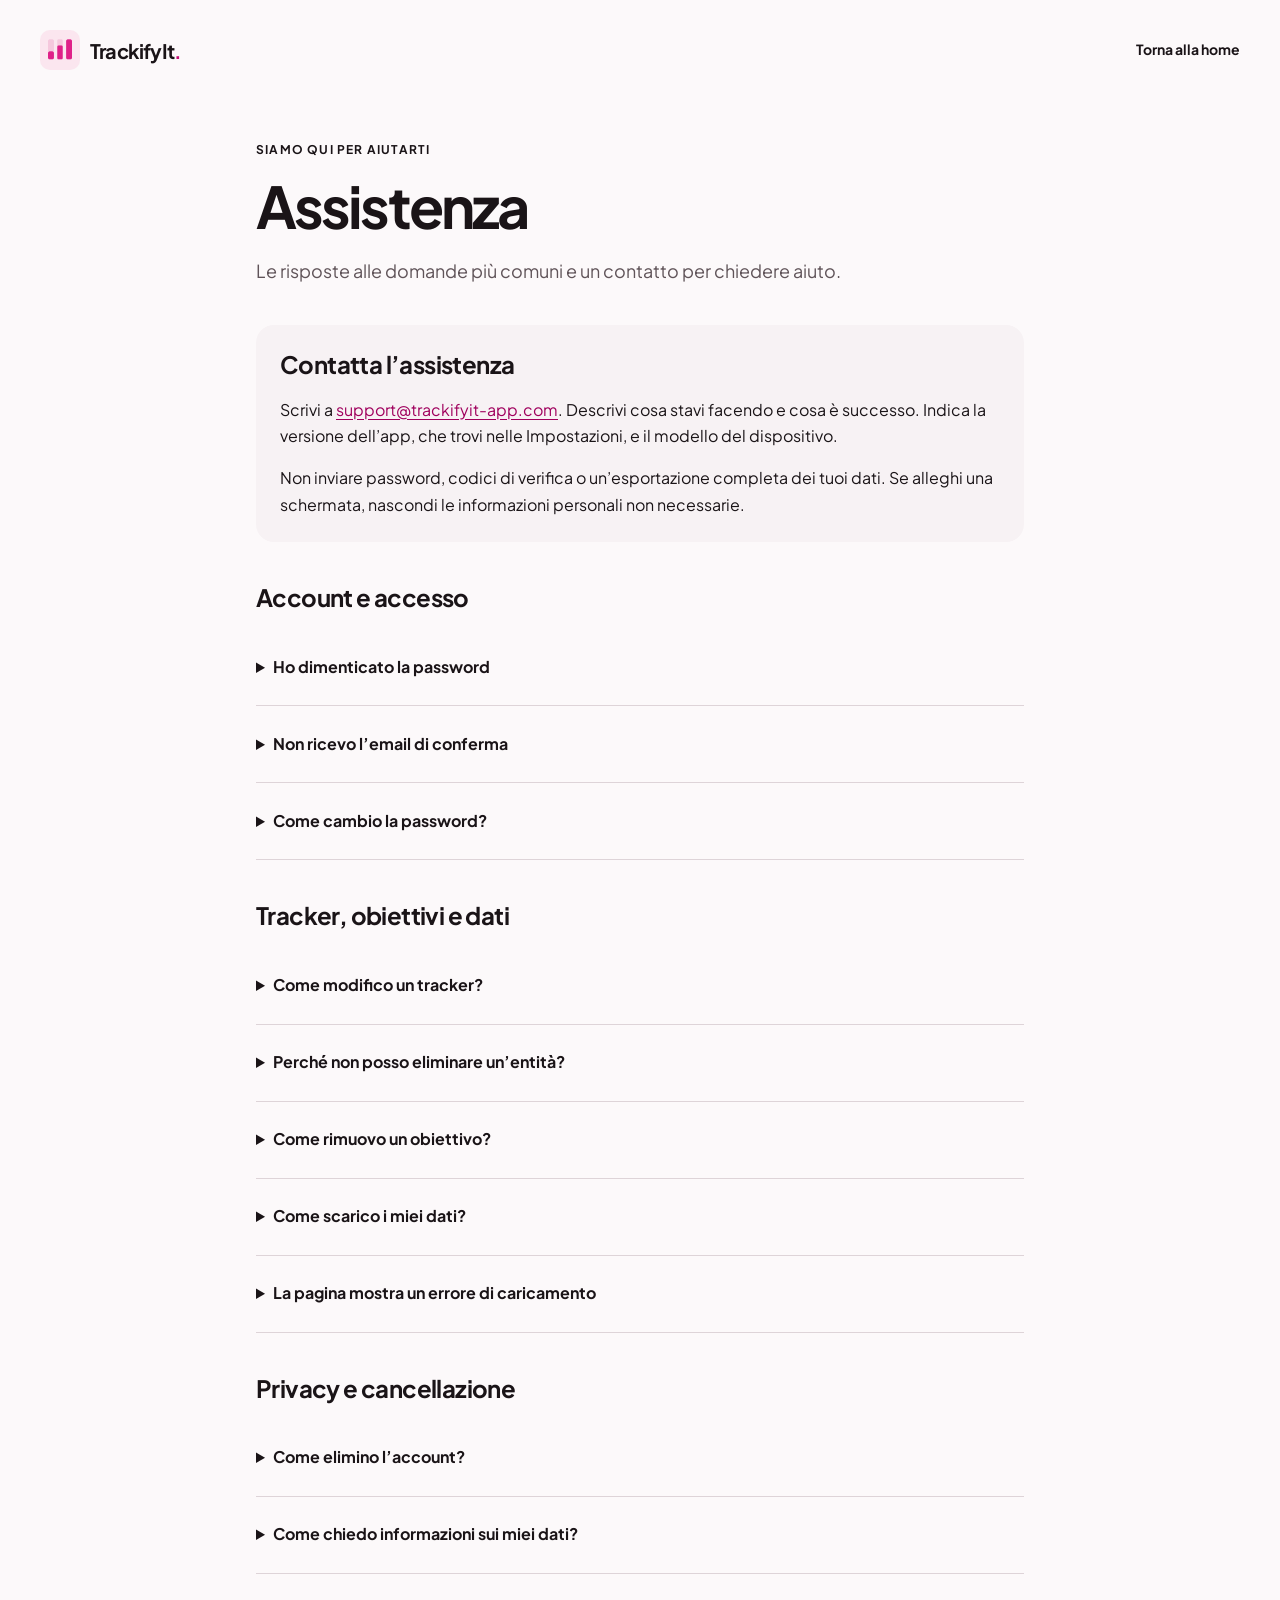
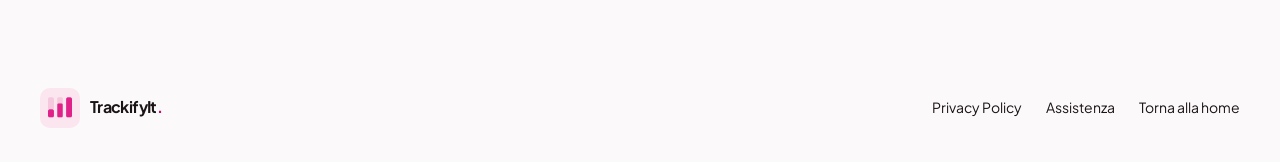
<file: support.html>
<!doctype html>
<html lang="it">
<head>
  <meta charset="utf-8">
  <meta name="viewport" content="width=device-width, initial-scale=1, viewport-fit=cover">
  <meta name="theme-color" content="#C5106B">
  <title>Assistenza | TrackifyIt</title>
  <meta name="robots" content="noindex, nofollow">
  <meta name="description" content="Aiuto per account, tracker, obiettivi, esportazione e cancellazione dei dati in TrackifyIt.">
  <link rel="icon" href="assets/favicon.png" type="image/png">
  <link rel="stylesheet" href="styles.css?v=3">
  <link rel="stylesheet" href="documents.css?v=1">
</head>
<body>
  <a class="skip-link" href="#contenuto">Vai al contenuto</a>
  <header class="site-header wrap"><a class="brand" href="index.html" aria-label="TrackifyIt, pagina iniziale"><img src="assets/icon.png" width="40" height="40" alt=""><span>TrackifyIt<span class="brand-dot">.</span></span></a><a class="header-cta" href="index.html">Torna alla home</a></header>
  <main class="document wrap" id="contenuto">
  <header class="document-header"><p class="eyebrow">Siamo qui per aiutarti</p><h1>Assistenza</h1><p class="document-lead">Le risposte alle domande più comuni e un contatto per chiedere aiuto.</p></header>
  <section class="support-contact"><h2>Contatta l’assistenza</h2><p>Scrivi a <a href="mailto:support@trackifyit-app.com">support@trackifyit-app.com</a>. Descrivi cosa stavi facendo e cosa è successo. Indica la versione dell’app, che trovi nelle Impostazioni, e il modello del dispositivo.</p><p>Non inviare password, codici di verifica o un’esportazione completa dei tuoi dati. Se alleghi una schermata, nascondi le informazioni personali non necessarie.</p></section>
  <section><h2>Account e accesso</h2>
    <details><summary>Ho dimenticato la password</summary><p>Nella schermata di accesso scegli <strong>Password dimenticata?</strong> e inserisci l’email dell’account. Apri il link ricevuto e imposta una nuova password. Controlla anche la cartella spam. Se il link è scaduto, richiedine uno nuovo.</p></details>
    <details><summary>Non ricevo l’email di conferma</summary><p>Controlla che l’indirizzo sia corretto e guarda nella cartella spam. Puoi richiedere un nuovo invio dalla schermata di conferma; attendi il tempo indicato prima di riprovare. Se non arriva, contatta l’assistenza indicando l’email dell’account.</p></details>
    <details><summary>Come cambio la password?</summary><p>Apri <strong>Impostazioni → Account → Cambia password</strong>. Scegli la nuova password e confermala. Se richiesto, verifica la modifica con il codice inviato alla tua email.</p></details>
  </section>
  <section><h2>Tracker, obiettivi e dati</h2>
    <details><summary>Come modifico un tracker?</summary><p>Apri <strong>Impostazioni → Entità</strong> e scegli la matita accanto al tracker. Puoi cambiare nome e unità. Cambiare unità modifica l’etichetta, senza convertire le quantità già registrate.</p></details>
    <details><summary>Perché non posso eliminare un’entità?</summary><p>Un’entità collegata ad attività, obiettivi o grafici non può essere eliminata. Prima rimuovi i dati o i collegamenti che non vuoi conservare. L’app impedisce l’eliminazione per evitare di perdere lo storico senza averlo scelto.</p></details>
    <details><summary>Come rimuovo un obiettivo?</summary><p>Apri <strong>Impostazioni → Obiettivi</strong>, espandi l’entità e scegli il cestino accanto al periodo. Conferma la rimozione. Le attività già registrate vengono conservate.</p></details>
    <details><summary>Come scarico i miei dati?</summary><p>Apri <strong>Impostazioni → I tuoi dati → Esporta dati</strong>. Il file JSON include identificativo ed email dell’account, attività, entità, obiettivi e grafici. Sul web viene scaricato dal browser; su iPhone scegli <strong>Salva su File</strong> o un’altra destinazione dal pannello di condivisione. Chiudere il pannello senza scegliere una destinazione non salva il file.</p></details>
    <details><summary>La pagina mostra un errore di caricamento</summary><p>Controlla la connessione e premi <strong>Riprova</strong>. Se l’errore riguarda un salvataggio, riprova la modifica usando il comando disponibile. Se il problema continua, segnala all’assistenza la schermata e il messaggio visualizzato.</p></details>
  </section>
  <section><h2>Privacy e cancellazione</h2>
    <details><summary>Come elimino l’account?</summary><p>Apri <strong>Impostazioni → Account → Elimina account</strong>. Leggi l’avviso e digita <strong>ELIMINA</strong> (oppure <strong>DELETE</strong> con l’app in inglese). La cancellazione è definitiva e comprende i dati associati. Se ricevi un errore, l’operazione non è confermata: contatta l’assistenza se non riesci a completarla.</p></details>
    <details><summary>Come chiedo informazioni sui miei dati?</summary><p>Scrivi al contatto indicato sopra. Per sapere quali dati vengono trattati e come esercitare i tuoi diritti, consulta la <a href="privacy.html">Privacy Policy</a>.</p></details>
  </section>
</main>
  <footer class="site-footer wrap"><a class="brand" href="index.html" aria-label="TrackifyIt, pagina iniziale"><img src="assets/icon.png" width="40" height="40" alt=""><span>TrackifyIt<span class="brand-dot">.</span></span></a><div class="footer-links"><a href="privacy.html">Privacy Policy</a><a href="support.html">Assistenza</a><a href="index.html">Torna alla home</a></div></footer>
</body>
</html>
</file>
<file: styles.css>
@font-face {
  font-family:Jakarta;
  src:url('assets/jakarta-regular.ttf') format('truetype');
  font-weight:400;
  font-display:swap;
}
@font-face {
  font-family:Jakarta;
  src:url('assets/jakarta-bold.ttf') format('truetype');
  font-weight:700;
  font-display:swap;
}
:root {
  color-scheme:light;
  --paper:oklch(98.5% .004 350);
  --surface:oklch(96.5% .006 350);
  --ink:oklch(20% .012 350);
  --muted:oklch(46% .018 350);
  --pink:oklch(54% .215 355);
  --pink-dark:oklch(46% .19 355);
  --pink-soft:oklch(93% .04 350);
  --line:oklch(88% .012 350);
  --white:oklch(99% .003 350);
  --radius:1.125rem;
}
* {
  box-sizing:border-box;
}
html {
  scroll-behavior:smooth;
  scroll-padding-top:2rem;
}
body {
  margin:0;
  background:var(--paper);
  color:var(--ink);
  font-family:Jakarta,system-ui,sans-serif;
  font-size:1rem;
  line-height:1.65;
  -webkit-font-smoothing:antialiased;
}
a {
  color:inherit;
  text-decoration:none;
}
button {
  font:inherit;
}
img {
  max-width:100%;
  display:block;
}
p,h1,h2,h3,figure {
  margin:0;
}
h1,h2,h3 {
  line-height:1.12;
  font-weight:700;
  text-wrap:balance;
}
p {
  text-wrap:pretty;
}
::selection {
  background:var(--pink);
  color:var(--white);
}
:focus-visible {
  outline:3px solid var(--pink);
  outline-offset:6px;
}
.wrap {
  width:min(100% - 2.5rem,75rem);
  margin-inline:auto;
}
.skip-link {
  position:fixed;
  top:1rem;
  left:1rem;
  z-index:10;
  background:var(--paper);
  padding:.75rem 1rem;
  transform:translateY(-200%);
}
.skip-link:focus {
  transform:none;
}
.site-header {
  display:flex;
  align-items:center;
  justify-content:space-between;
  gap:1rem;
  padding-block:1.5rem;
}
.brand {
  display:inline-flex;
  gap:.625rem;
  align-items:center;
  font-size:1.25rem;
  font-weight:700;
  letter-spacing:-.04em;
  min-height:44px;
}
.brand img {
  border-radius:.625rem;
}
.brand-dot {
  color:var(--pink);
}
nav {
  display:none;
  gap:2rem;
}
nav a,.site-footer>a:last-child {
  font-size:.875rem;
  min-height:44px;
  display:inline-flex;
  align-items:center;
}
nav a {
  color:var(--muted);
}
.header-cta {
  font-size:.875rem;
  font-weight:700;
  display:flex;
  align-items:center;
  gap:.625rem;
  min-height:44px;
}
.store-label {
  background:var(--pink-soft);
  color:var(--pink-dark);
  padding:.25rem .625rem;
  border-radius:99px;
  font-size:.75rem;
}
.hero {
  display:grid;
  gap:3rem;
  padding-block:3rem 4rem;
}
.eyebrow {
  font-size:.75rem;
  font-weight:700;
  letter-spacing:.1em;
  text-transform:uppercase;
  display:flex;
  align-items:center;
  gap:.625rem;
}
.eyebrow-line {
  display:block;
  height:2px;
  width:24px;
  background:var(--pink);
}
h1 {
  font-size:clamp(2.875rem,1.8rem + 3.4vw,5.25rem);
  letter-spacing:-.065em;
  line-height:1.04;
  margin-top:1.5rem;
}
h1>span {
  color:var(--pink);
}
.lead {
  font-size:1.0625rem;
  line-height:1.8;
  max-width:39ch;
  color:var(--muted);
  margin-top:1.75rem;
}
.cta-group {
  display:flex;
  align-items:flex-start;
  gap:.625rem;
  flex-direction:column;
  margin-top:2rem;
}
.button {
  display:inline-flex;
  align-items:center;
  justify-content:center;
  border:0;
  border-radius:.75rem;
  padding:1rem 1.75rem;
  font-weight:700;
  font-size:1rem;
  min-height:56px;
}
.button-primary {
  background:var(--pink);
  color:var(--white);
}
.button-primary:hover {
  background:var(--pink-dark);
}
.availability {
  font-size:.875rem;
  color:var(--muted);
}
.text-link {
  display:inline-flex;
  align-items:center;
  gap:1rem;
  font-size:.875rem;
  min-height:44px;
  margin-top:1rem;
  font-weight:700;
}
.text-link>span {
  font-size:1.25rem;
  color:var(--pink);
}
.app-preview {
  min-width:0;
}
.preview-stage {
  position:relative;
  display:flex;
  justify-content:center;
  padding:2rem 0 3rem;
  border-radius:2rem;
  background:var(--pink-soft);
}
.phone {
  width:min(100% - 2.5rem,20rem);
  border:6px solid var(--ink);
  border-radius:2.75rem;
  background:var(--surface);
  box-shadow:0 24px 48px oklch(30% .05 350 / .13);
  overflow:hidden;
  position:relative;
}
.phone-status {
  display:flex;
  align-items:center;
  justify-content:space-between;
  padding:.6rem 1.2rem;
  font-size:.75rem;
  line-height:1.3;
  min-height:2.5rem;
  font-weight:700;
}
.camera-cutout {
  width:5.5rem;
  height:1.25rem;
  background:var(--ink);
  border-radius:99px;
}
.phone-content {
  padding:1rem 1.125rem .75rem;
}
.app-heading {
  display:flex;
  align-items:center;
  gap:.5rem;
  font-size:1rem;
  font-weight:700;
}
.app-heading img {
  border-radius:.375rem;
}
.app-date {
  font-size:.75rem;
  color:var(--muted);
  margin-top:1.25rem;
}
.app-title {
  font-size:1.875rem;
  font-weight:700;
  letter-spacing:-.045em;
  line-height:1.3;
  margin:.25rem 0 1.25rem;
}
.app-title>span {
  color:var(--pink);
}
.preview-summary {
  display:flex;
  justify-content:space-between;
  font-size:.75rem;
  margin-bottom:.5rem;
  font-weight:700;
}
.preview-summary>span:last-child {
  color:var(--muted);
  font-weight:400;
}
.tracker-row {
  display:flex;
  align-items:center;
  gap:.625rem;
  padding:.875rem 0;
  border-bottom:1px solid var(--line);
}
.tracker-symbol {
  height:2rem;
  width:2rem;
  display:grid;
  place-items:center;
  border-radius:.625rem;
  background:var(--pink-soft);
  color:var(--pink);
  font-size:1.125rem;
  flex-shrink:0;
}
.tracker-row>div {
  flex:1;
  min-width:0;
}
.tracker-row strong {
  display:block;
  font-size:.875rem;
  line-height:1.4;
}
.tracker-row>div>span {
  font-size:.625rem;
  color:var(--muted);
  display:block;
  line-height:1.5;
}
.tracker-row>p {
  font-size:1.25rem;
  line-height:1.2;
  font-weight:700;
  text-align:right;
  font-variant-numeric:tabular-nums;
}
.tracker-row>p>span {
  display:block;
  font-size:.625rem;
  color:var(--muted);
  font-weight:400;
}
.preview-chart {
  margin-top:1.25rem;
}
.chart-heading {
  display:flex;
  justify-content:space-between;
  gap:.5rem;
  font-size:.875rem;
  align-items:center;
}
.chart-heading>span {
  color:var(--muted);
  font-size:.625rem;
}
.chart-description {
  font-size:.625rem;
  color:var(--muted);
  margin-top:.25rem;
}
.bar-chart {
  height:7rem;
  display:flex;
  gap:.625rem;
  align-items:flex-end;
  padding-top:1rem;
  margin-bottom:1.375rem;
}
.bar-column {
  height:100%;
  flex:1;
  position:relative;
  display:flex;
  align-items:flex-end;
}
.bar-column>span {
  width:100%;
  height:var(--bar-height);
  border-radius:4px 4px 0 0;
  background:oklch(80% .105 350);
}
.bar-column>.strong-bar {
  background:var(--pink);
}
.bar-column>small {
  position:absolute;
  bottom:-1.25rem;
  width:100%;
  text-align:center;
  font-size:.625rem;
  color:var(--muted);
}
.phone-tabs {
  border-top:1px solid var(--line);
  display:flex;
  justify-content:space-around;
  font-size:.625rem;
  gap:.5rem;
  padding:.75rem .5rem .625rem;
  background:var(--paper);
  color:var(--muted);
}
.phone-tabs>.selected {
  color:var(--pink);
  font-weight:700;
}
.home-indicator {
  width:6rem;
  height:4px;
  border-radius:99px;
  margin:.25rem auto .5rem;
  background:var(--ink);
}
.preview-note {
  position:absolute;
  bottom:1.25rem;
  display:flex;
  gap:.75rem;
  align-items:center;
  background:var(--paper);
  border:1px solid var(--line);
  padding:.875rem 1rem;
  border-radius:1rem;
  box-shadow:0 8px 20px oklch(30% .05 350 / .06);
  max-width:calc(100% - 2rem);
}
.preview-note>span {
  width:2rem;
  height:2rem;
  border-radius:50%;
  display:grid;
  place-items:center;
  background:var(--pink-soft);
  color:var(--pink);
  flex-shrink:0;
}
.preview-note strong {
  display:block;
  font-size:.75rem;
}
.preview-note div>span {
  font-size:.625rem;
  color:var(--muted);
  display:block;
}
.app-preview>figcaption {
  font-size:.75rem;
  text-align:center;
  color:var(--muted);
  margin-top:1rem;
}
.possibilities {
  background:var(--pink);
  color:var(--white);
  padding-block:4rem;
}
.section-heading h2,h2 {
  font-size:clamp(2rem,1.4rem + 2vw,3.5rem);
  letter-spacing:-.055em;
  line-height:1.12;
}
.section-heading h2 {
  margin-top:1.25rem;
}
.section-heading>p:last-child {
  margin-top:1.5rem;
  max-width:49ch;
  color:oklch(95% .025 350);
  font-size:1.0625rem;
}
.examples {
  display:grid;
  gap:2rem;
  margin-top:3rem;
}
.example {
  border-top:1px solid oklch(99% .003 350 / .4);
  padding-top:1rem;
}
.example-top {
  display:flex;
  justify-content:space-between;
  align-items:center;
  font-size:.75rem;
  gap:.5rem;
}
.example-number {
  font-weight:700;
}
.example h3 {
  font-size:1.75rem;
  letter-spacing:-.045em;
  margin-top:1.5rem;
}
.example>p {
  margin-top:1rem;
  font-size:1rem;
  max-width:32ch;
  color:oklch(95% .025 350);
}
.quantity-demo {
  display:flex;
  align-items:baseline;
  justify-content:space-between;
  gap:.5rem;
  margin-top:1.75rem;
  font-variant-numeric:tabular-nums;
}
.quantity-demo>span:first-child {
  font-size:2.25rem;
  font-weight:700;
  line-height:1.3;
  letter-spacing:-.05em;
}
.quantity-unit {
  font-size:.875rem;
  letter-spacing:0;
  font-weight:400;
}
.goal-label {
  font-size:.75rem;
  border:1px solid oklch(99% .003 350 / .4);
  border-radius:99px;
  padding:.25rem .5rem;
  white-space:nowrap;
}
.example-progress {
  height:4px;
  background:oklch(99% .003 350 / .25);
  border-radius:99px;
  margin-top:.875rem;
}
.example-progress>span {
  display:block;
  width:var(--progress);
  height:100%;
  background:var(--white);
  border-radius:inherit;
}
.examples-caption {
  font-size:.75rem;
  color:oklch(95% .025 350);
  margin-top:2rem;
}
.how {
  padding-block:4.5rem;
}
.how-intro h2 {
  margin-top:1.25rem;
}
.section-lead {
  font-size:1.0625rem;
  color:var(--muted);
  margin-top:1.5rem;
  max-width:42ch;
}
.how-grid {
  display:grid;
  gap:2.5rem;
  margin-top:3rem;
}
.steps {
  list-style:none;
  padding:0;
  margin:0;
  display:flex;
  flex-direction:column;
  gap:2rem;
}
.steps li {
  display:flex;
  gap:1rem;
}
.step-number {
  color:var(--pink);
  font-size:.875rem;
  font-weight:700;
  padding-top:.2rem;
  flex-shrink:0;
}
.steps h3 {
  font-size:1.25rem;
  letter-spacing:-.03em;
  line-height:1.35;
}
.steps p {
  font-size:1rem;
  color:var(--muted);
  margin-top:.625rem;
  max-width:43ch;
}
.insight {
  background:var(--surface);
  border:1px solid var(--line);
  border-radius:var(--radius);
  padding:1.25rem;
  align-self:start;
  min-width:0;
}
.insight-heading {
  display:flex;
  gap:1rem;
  align-items:flex-start;
  justify-content:space-between;
}
.insight .eyebrow {
  font-size:.625rem;
  letter-spacing:.08em;
}
.insight h3 {
  font-size:1.25rem;
  letter-spacing:-.03em;
  margin-top:.625rem;
  line-height:1.35;
}
.example-tag {
  font-size:.75rem;
  background:var(--pink-soft);
  color:var(--pink-dark);
  border-radius:99px;
  padding:.25rem .5rem;
}
.insight-chart {
  display:flex;
  gap:.625rem;
  height:13rem;
  margin-block:2.5rem 2rem;
}
.chart-axis {
  display:flex;
  justify-content:space-between;
  flex-direction:column;
  font-size:.625rem;
  color:var(--muted);
  width:1.5rem;
  line-height:1;
}
.chart-plot {
  position:relative;
  flex:1;
  background:repeating-linear-gradient(to top,var(--line) 0,var(--line) 1px,transparent 1px,transparent 25%);
}
.insight-bars {
  display:flex;
  gap:.625rem;
  height:100%;
  position:relative;
  z-index:1;
}
.insight-bars>div {
  flex:1;
  height:100%;
  position:relative;
  display:flex;
  align-items:flex-end;
}
.insight-bars>div>span {
  width:100%;
  height:var(--bar-height);
  border-radius:.25rem .25rem 0 0;
  background:oklch(81% .065 350);
}
.insight-bars>div>.reached {
  background:var(--pink);
}
.insight-bars small {
  position:absolute;
  bottom:-1.5rem;
  text-align:center;
  width:100%;
  font-size:.625rem;
  color:var(--muted);
}
.goal-line {
  position:absolute;
  left:0;
  right:0;
  bottom:50%;
  border-top:1px dashed var(--pink);
  z-index:2;
}
.goal-line>span {
  position:absolute;
  right:0;
  bottom:.375rem;
  background:var(--surface);
  padding:0 .25rem;
  color:var(--pink-dark);
  font-size:.625rem;
}
.insight>figcaption {
  display:flex;
  align-items:center;
  gap:.5rem;
  flex-wrap:wrap;
  font-size:.75rem;
  color:var(--muted);
}
.legend-marker {
  display:block;
  width:.625rem;
  height:.625rem;
  border-radius:2px;
  background:var(--pink);
}
.legend-line {
  display:block;
  width:1rem;
  border-top:1px dashed var(--pink);
  margin-left:.75rem;
}
.insight-footnote {
  border-top:1px solid var(--line);
  font-size:.875rem;
  color:var(--muted);
  margin-top:1.25rem;
  padding-top:1rem;
}
.button-secondary {
  background:transparent;
  color:var(--pink-dark);
  box-shadow:inset 0 0 0 2px var(--pink);
}
.button-secondary:hover {
  background:var(--pink-soft);
}
.inline-link {
  color:var(--pink-dark);
  font-weight:700;
  text-decoration:underline;
  text-underline-offset:.2em;
}
.visually-hidden {
  position:absolute;
  width:1px;
  height:1px;
  overflow:hidden;
  clip-path:inset(50%);
  white-space:nowrap;
}
.android {
  padding-block:4.5rem;
  border-top:1px solid var(--line);
}
.android-intro h2 {
  margin-top:1.25rem;
}
.android-note {
  font-size:.875rem;
  color:var(--muted);
  margin-top:1.25rem;
  max-width:46ch;
  padding-left:1rem;
  border-left:2px solid var(--pink);
}
.android-steps {
  margin-top:3rem;
}
.android-steps .button {
  margin-top:1rem;
  min-height:48px;
  padding:.75rem 1.25rem;
  font-size:.9375rem;
}
.closing {
  background:var(--pink-soft);
  padding-block:3.5rem;
}
.closing-inner {
  display:flex;
  flex-direction:column;
  gap:2rem;
}
.closing h2 {
  margin-top:1.25rem;
}
.closing-inner>div>p:last-child {
  color:var(--muted);
  margin-top:1.25rem;
  font-size:1.0625rem;
}
.closing-action {
  display:flex;
  flex-direction:column;
  align-items:flex-start;
  gap:.75rem;
}
.closing-action img {
  border-radius:1rem;
  margin-bottom:.5rem;
}
.closing-inner .closing-action>p:last-child {
  font-size:.875rem;
  margin:0;
}
.site-footer {
  display:flex;
  gap:1rem;
  flex-wrap:wrap;
  align-items:center;
  justify-content:space-between;
  padding-block:1.75rem;
}
.site-footer .brand {
  font-size:1rem;
}
.site-footer>p {
  font-size:.75rem;
  color:var(--muted);
  order:3;
  width:100%;
}
.site-footer>a:last-child {
  color:var(--muted);
  gap:.5rem;
  font-size:.75rem;
}
section[id] {
  scroll-margin-top:1rem;
}
@media(min-width:40rem) {
  .wrap {
    width:min(100% - 4rem,75rem);
  }
  nav {
    display:flex;
    gap:1rem;
  }
  nav a {
    font-size:.75rem;
  }
  .header-cta .store-label {
    display:none;
  }
  .hero {
    gap:4rem;
  }
  .cta-group {
    flex-direction:row;
    align-items:center;
    gap:1rem;
  }
  .examples {
    grid-template-columns:repeat(3,minmax(0,1fr));
    gap:1.75rem;
  }
  .example h3 {
    font-size:1.5rem;
  }
  .example>p {
    font-size:.875rem;
    min-height:5rem;
  }
  .quantity-demo {
    align-items:flex-start;
    flex-direction:column;
    gap:.375rem;
  }
  .closing-inner {
    flex-direction:row;
    align-items:center;
    justify-content:space-between;
  }
  .closing-action {
    align-items:center;
  }
  .site-footer>p {
    order:initial;
    width:auto;
  }
  .insight {
    padding:2rem;
  }
  .insight-chart {
    height:15rem;
  }
  .insight-bars {
    gap:1rem;
  }
}
@media(min-width:60rem) {
  .site-header {
    padding-block:1.75rem;
  }
  nav {
    gap:2rem;
  }
  nav a {
    font-size:.875rem;
  }
  .header-cta .store-label {
    display:inline;
  }
  .hero {
    grid-template-columns:1.05fr 1fr;
    align-items:center;
    gap:3rem;
    padding-block:3rem 6rem;
  }
  .hero-copy {
    padding-bottom:1rem;
  }
  .lead {
    font-size:1.125rem;
  }
  .preview-stage {
    padding:2.5rem 0 3.5rem;
    border-radius:2.5rem;
  }
  .phone {
    width:20rem;
    transform:rotate(3deg);
  }
  .preview-note {
    bottom:2rem;
    left:.75rem;
    transform:rotate(-3deg);
  }
  .app-preview>figcaption {
    margin-top:1.25rem;
  }
  .possibilities {
    padding-block:5.5rem;
  }
  .section-heading {
    display:grid;
    grid-template-columns:1.5fr 1fr;
    column-gap:4rem;
    align-items:end;
  }
  .section-heading>.eyebrow {
    grid-column:1/-1;
  }
  .section-heading>p:last-child {
    margin:0;
  }
  .examples {
    margin-top:3.5rem;
    gap:2.5rem;
  }
  .example h3 {
    font-size:1.875rem;
  }
  .example>p {
    font-size:1rem;
    min-height:5rem;
  }
  .quantity-demo {
    flex-direction:row;
    align-items:baseline;
  }
  .how {
    padding-block:6rem;
  }
  .how-grid {
    grid-template-columns:.95fr 1.05fr;
    gap:4rem;
    align-items:center;
  }
  .steps {
    gap:2.5rem;
  }
  .steps li {
    gap:1.5rem;
  }
  .android {
    padding-block:6rem;
    display:grid;
    grid-template-columns:.95fr 1.05fr;
    gap:4rem;
    align-items:start;
  }
  .android-steps {
    margin-top:0;
    gap:2.5rem;
  }
  .android-steps li {
    gap:1.5rem;
  }
  .closing {
    padding-block:4.5rem;
  }
  .closing-inner {
    padding-inline:3rem;
  }
  .site-footer {
    padding-block:2rem;
  }
}
@media(hover:hover) {
  nav a:hover,.text-link:hover,.site-footer>a:last-child:hover {
    color:var(--pink);
  }
  .brand:hover .brand-dot {
    color:var(--pink-dark);
  }
  .header-cta:hover {
    color:var(--pink);
  }
}
@media(prefers-reduced-motion:no-preference) {
  .hero-copy {
    animation:appear .65s cubic-bezier(.16,1,.3,1) both;
  }
  .app-preview {
    animation:appear .8s .1s cubic-bezier(.16,1,.3,1) both;
  }
  @keyframes appear {
    from {
      opacity:0;
      transform:translateY(16px);
    }
    to {
      opacity:1;
      transform:translateY(0);
    }
  }
}
@media(prefers-reduced-motion:reduce) {
  html {
    scroll-behavior:auto;
  }
}
.brand {
  flex-shrink:0;
  white-space:nowrap;
}
.header-cta {
  white-space:nowrap;
}
.quantity-unit {
  margin-left:.375rem;
}
.tracker-row>div>span,.tracker-row>p>span,.chart-heading>span,.chart-description,.bar-column>small,.phone-tabs,.preview-note div>span,.insight .eyebrow,.chart-axis,.insight-bars small,.goal-line>span {
  font-size:.75rem;
}
@media(max-width:22rem) {
  .header-cta .store-label {
    display:none;
  }
  .site-header .brand {
    font-size:1.125rem;
  }
  .site-header .brand img {
    width:32px;
    height:32px;
  }
  .phone-content {
    padding-inline:.875rem;
  }
  .tracker-row {
    gap:.375rem;
  }
  .tracker-row>div>span {
    font-size:.75rem;
  }
  .tracker-symbol {
    width:1.5rem;
    height:1.5rem;
  }
  .chart-heading {
    flex-wrap:wrap;
  }
}
</file>
<file: documents.css>
.footer-links { display:flex; flex-wrap:wrap; gap:.5rem 1.5rem; align-items:center; }
.footer-links a { display:inline-flex; align-items:center; min-height:44px; font-size:.875rem; }
.footer-links a:hover { color:var(--pink); }
.document { max-width:48rem; padding-block:2.5rem 5rem; }
.document-header { margin-bottom:2rem; }
.document h1 { font-size:clamp(2.5rem,2rem + 2vw,4rem); letter-spacing:-.05em; margin-top:1rem; }
.document-lead { margin-top:1.25rem; font-size:1.125rem; color:var(--muted); }
.document-meta { margin-top:1rem; font-size:.875rem; color:var(--muted); }
.document-index { display:flex; flex-wrap:wrap; gap:.5rem 1.5rem; padding-block:1rem; border-block:1px solid var(--line); margin-block:2rem 2.5rem; }
.document-index a { min-height:44px; display:inline-flex; align-items:center; }
.document section { margin-top:2.5rem; scroll-margin-top:2rem; }
.document h2 { font-size:1.5rem; line-height:1.3; letter-spacing:-.025em; margin-bottom:1rem; }
.document p + p, .document ul + p { margin-top:1rem; }
.document ul { padding-left:1.5rem; margin-block:1rem; }
.document li + li { margin-top:.75rem; }
.document section a { text-decoration:underline; text-underline-offset:.2em; color:var(--pink-dark); overflow-wrap:anywhere; }
.document-note { padding:1rem; border:1px solid var(--line); border-radius:var(--radius); background:var(--surface); margin-bottom:2rem; }
.document details { border-bottom:1px solid var(--line); padding-block:1rem; }
.document summary { cursor:pointer; font-weight:700; min-height:44px; align-content:center; }
.document details p { margin-block:.75rem .25rem; }
.support-contact { padding:1.5rem; background:var(--surface); border-radius:var(--radius); }
@media(max-width:40rem) { .footer-links { width:100%; } .document { padding-top:1.5rem; } }
</file>
